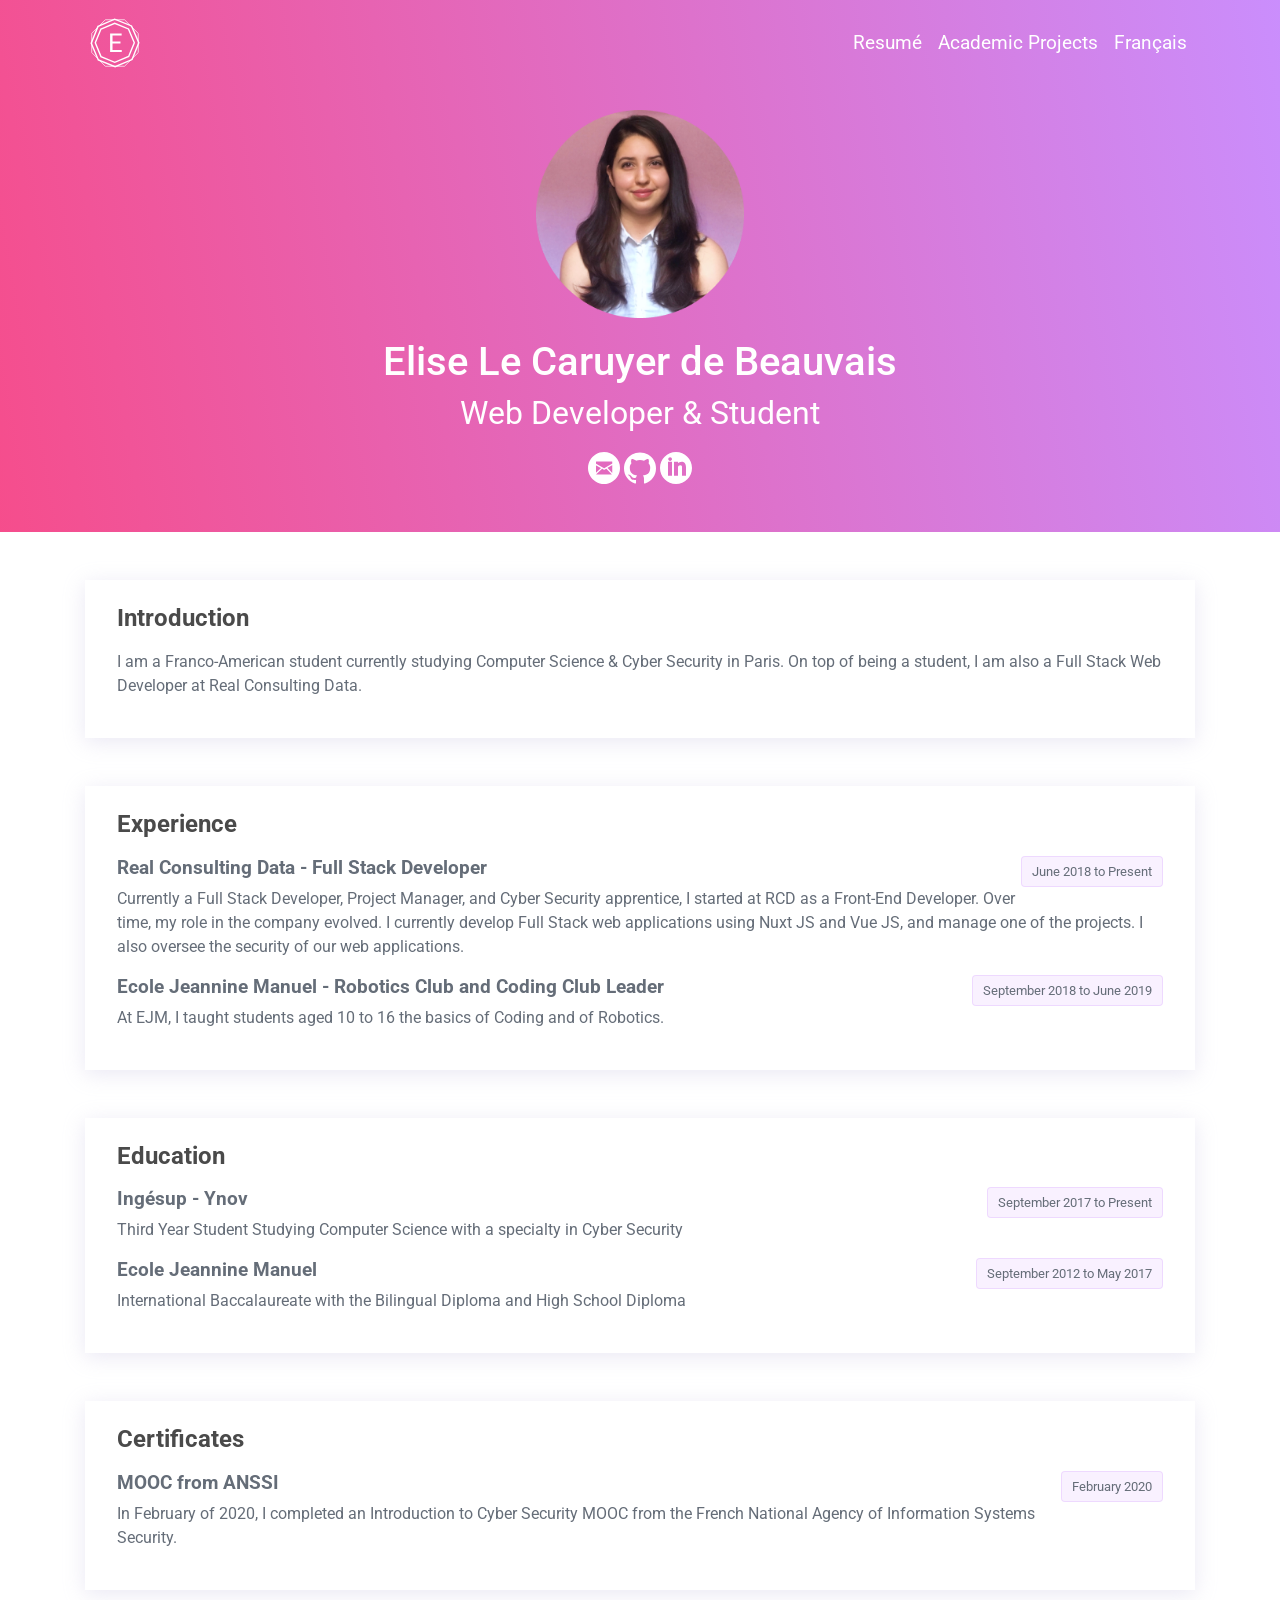
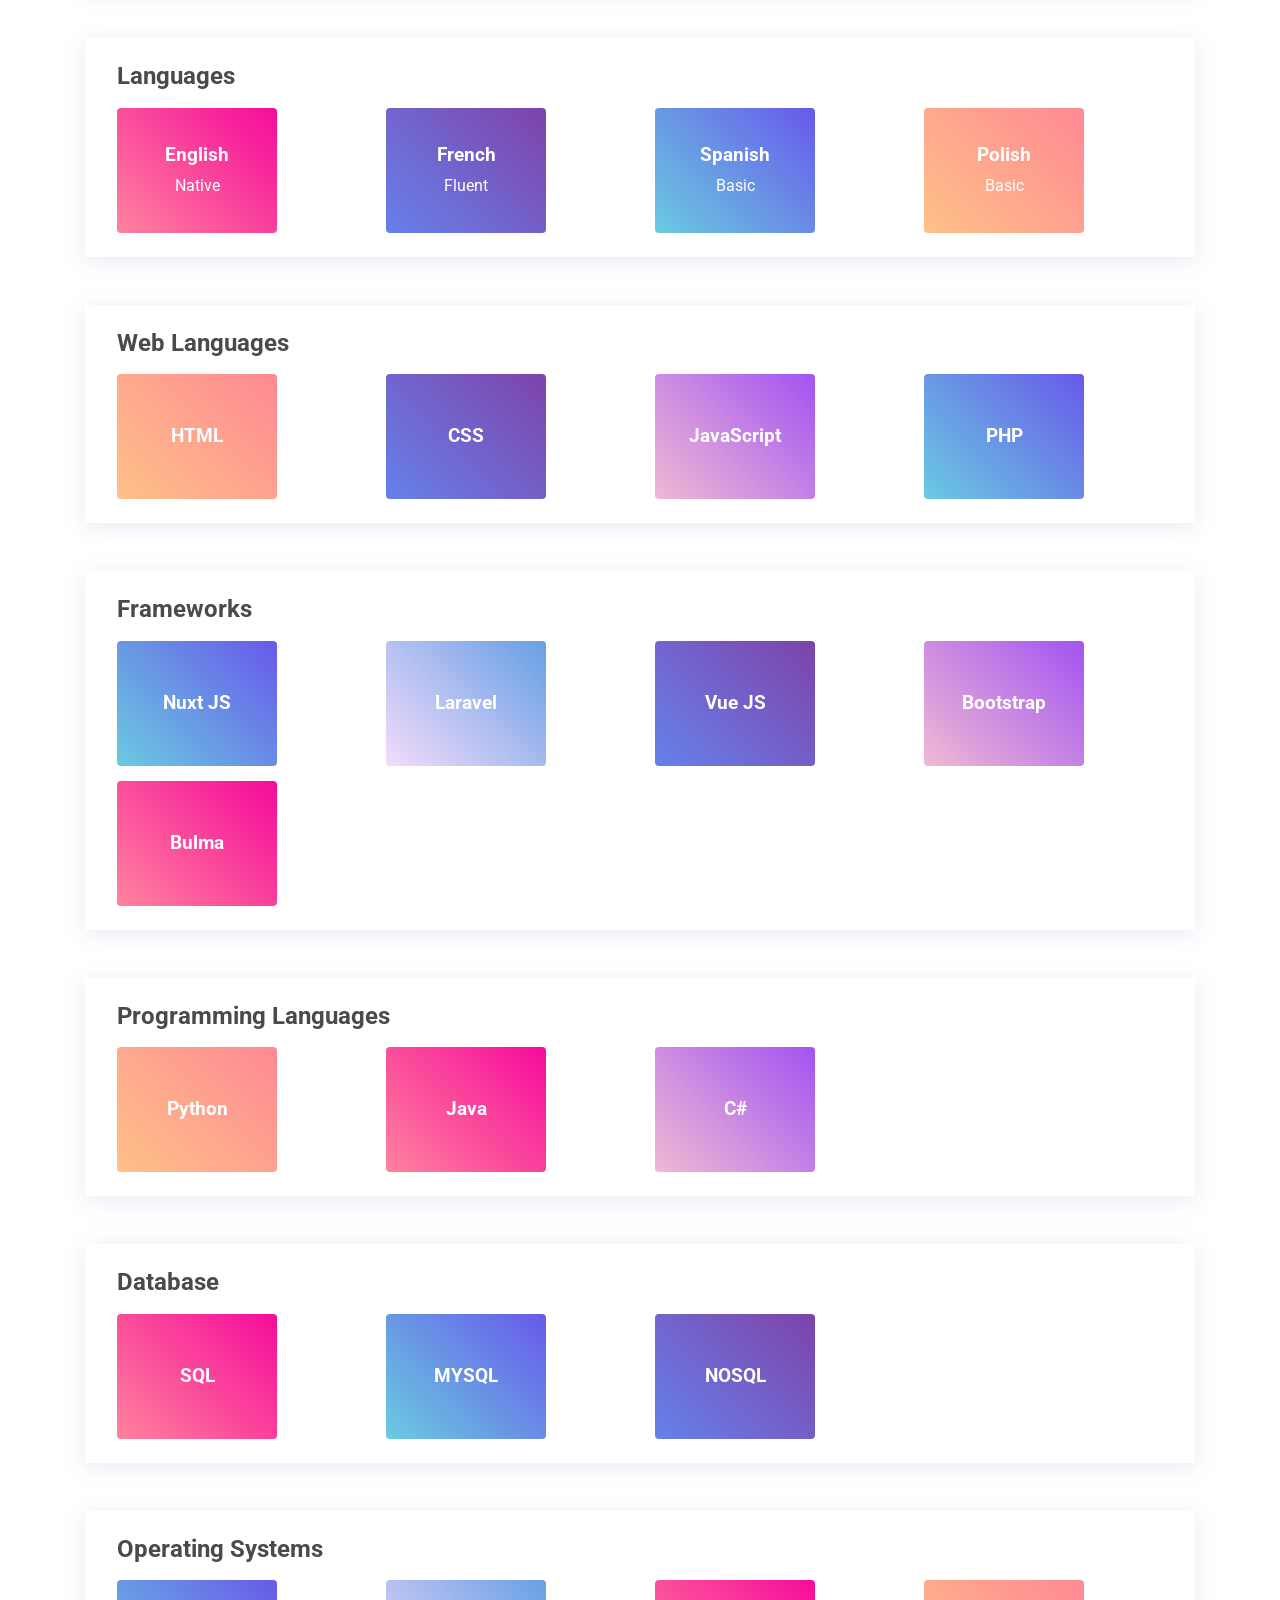
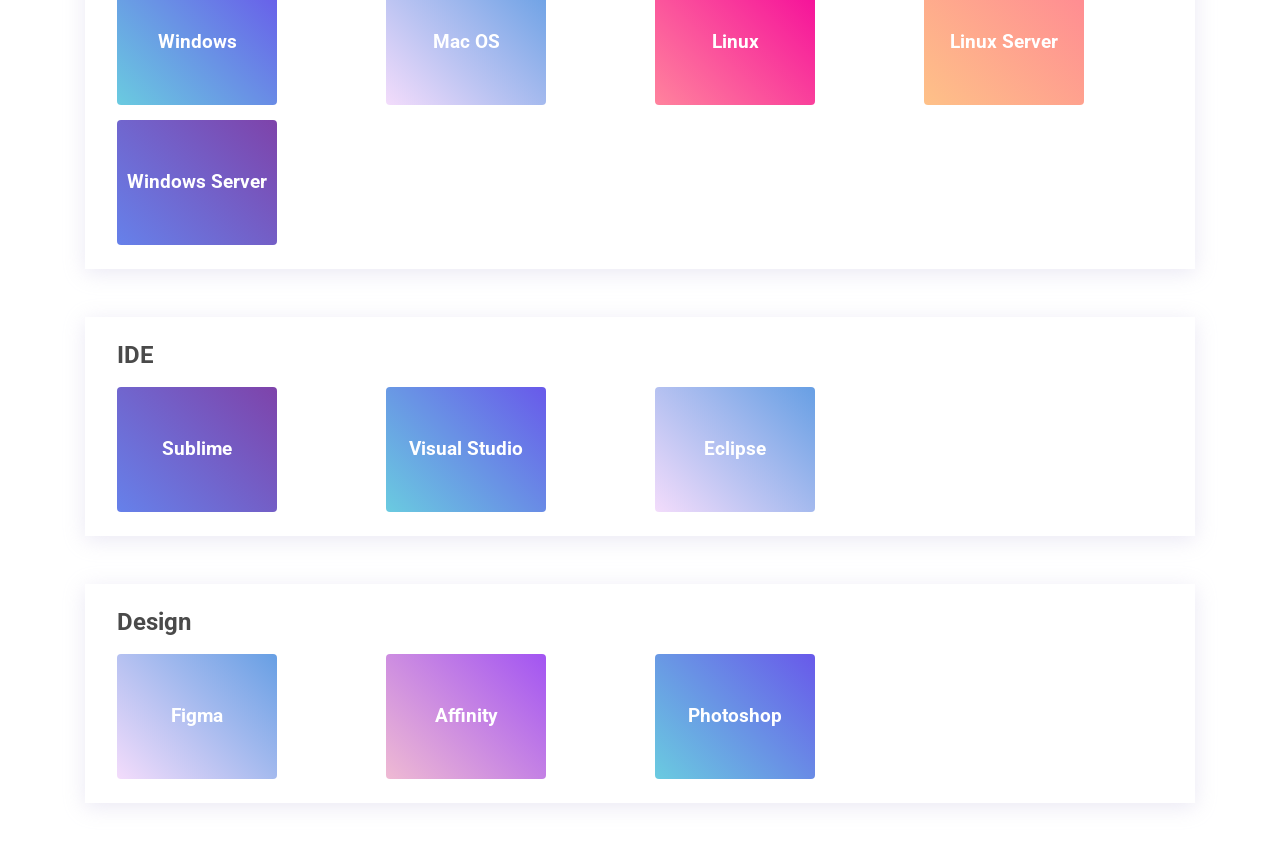
<file: index.html>
<!DOCTYPE html>
<html>
<head>
	<title>Elise LCDB</title>
	<meta charset="utf-8">
  	<meta name="viewport" content="width=device-width, initial-scale=1">
  	<link rel="stylesheet" type="text/css" href="style.css">
  	<link rel="stylesheet" href="https://maxcdn.bootstrapcdn.com/bootstrap/4.2.1/css/bootstrap.min.css">
  	<script src="https://ajax.googleapis.com/ajax/libs/jquery/3.3.1/jquery.min.js"></script>
  	<script src="https://cdnjs.cloudflare.com/ajax/libs/popper.js/1.14.6/umd/popper.min.js"></script>
  	<script src="https://maxcdn.bootstrapcdn.com/bootstrap/4.2.1/js/bootstrap.min.js"></script>
  	<link rel="icon" href="Favicon.png" type="image/x-icon"/>
<link rel="shortcut icon" href="Favicon.png" type="image/x-icon"/>
</head>
<body>
	<div class="header">
	<nav class="navbar navbar-expand-md navbar-dark">
		<div class="container">
  <a class="navbar-brand" href="#"><img src="Images/Logo.svg"></a>

  <!-- Toggler/collapsibe Button -->
  <button class="navbar-toggler" type="button" data-toggle="collapse" data-target="#collapsibleNavbar">
    <span class="navbar-toggler-icon"></span>
  </button>

  <!-- Navbar links -->
  <div class="collapse navbar-collapse" id="collapsibleNavbar">
    <ul class="navbar-nav ml-auto">
      <li class="nav-item">
        <a class="nav-link" href="#cv">Resumé</a>
      </li>
      <li class="nav-item">
        <a class="nav-link" href="https://github.com/elise-lcdb/Academic-Projects">Academic Projects</a>
      </li>
      <li class="nav-item">
        <a class="nav-link" href="index-fr.html">Français</a>
      </li> 
    </ul>
  </div> 
</div>
</nav>
<div class="container introduction">
	<br>
	<center>
	<img class="profile-image" src="Images/Elise-Profile.png">
	<h1>Elise Le Caruyer de Beauvais</h1>
	<h2>Web Developer & Student</h2>
	<a href="mailto:elise.lcdb@gmail.com"><img class="contact-icons" src="Images/mail.svg"></a>
	<a href="https://github.com/elise-lcdb"><img class="contact-icons" src="Images/github.svg"></a>
	<a href="https://www.linkedin.com/in/elise-lcdb/"><img class="contact-icons" src="Images/linkedin.svg"></a>
</center>
<br>
<br>
</div>
</div>
<br>
<br>
<section>
	<div class="container" id="cv">
		<div class="resume-card">
			<div class="card-container">
			<h4 class="resume-card-title">Introduction</h4>
			<p class="resume-card-title-paragraph">I am a Franco-American student currently studying Computer Science & Cyber Security in Paris. On top of being a student, I am also a Full Stack Web Developer at Real Consulting Data.</p>
			</div>
		</div>
		<br>
		<br>
		<div class="resume-card">
			<div class="card-container">
			<h4 class="resume-card-title">Experience</h4>
			<div>
			<h6 class="resume-card-title6">Real Consulting Data - Full Stack Developer</h6>
			<div class="resume-card-tag">
				<p class="resume-card-tag-content">June 2018 to Present</p>
			</div>
			</div>
			<p class="resume-card-title-paragraph">Currently a Full Stack Developer, Project Manager, and Cyber Security apprentice, I started at RCD as a Front-End Developer. Over time, my role in the company evolved. I currently develop Full Stack web applications using Nuxt JS and Vue JS, and manage one of the projects. I also oversee the security of our web applications. </p>
			<div>
			<h6 class="resume-card-title6">Ecole Jeannine Manuel - Robotics Club and Coding Club Leader</h6>
			<div class="resume-card-tag">
				<p class="resume-card-tag-content">September 2018 to June 2019</p>
			</div>
			</div>
			<p class="resume-card-title-paragraph">At EJM, I taught students aged 10 to 16 the basics of Coding and of Robotics.</p>
			</div>
		</div>
		<br>
		<br>
		<div class="resume-card">
			<div class="card-container">
			<h4 class="resume-card-title">Education</h4>
			<div>
			<h6 class="resume-card-title6">Ingésup - Ynov</h6>
			<div class="resume-card-tag">
				<p class="resume-card-tag-content">September 2017 to Present</p>
			</div>
			</div>
			<p class="resume-card-title-paragraph">Third Year Student Studying Computer Science with a specialty in Cyber Security</p>
			<div>
			<h6 class="resume-card-title6">Ecole Jeannine Manuel</h6>
			<div class="resume-card-tag">
				<p class="resume-card-tag-content">September 2012 to May 2017</p>
			</div>
			</div>
			<p class="resume-card-title-paragraph">International Baccalaureate with the Bilingual Diploma and High School Diploma</p>
			</div>
		</div>
		<br>
		<br>
				<div class="resume-card">
			<div class="card-container">
			<h4 class="resume-card-title">Certificates</h4>
			<div>
			<h6 class="resume-card-title6">MOOC from ANSSI</h6>
			<div class="resume-card-tag">
				<p class="resume-card-tag-content">February 2020</p>
			</div>
			</div>
			<p class="resume-card-title-paragraph">In February of 2020, I completed an Introduction to Cyber Security MOOC from the French National Agency of Information Systems Security.</p>
			</div>
		</div>
		<br>
		<br>
		<div class="resume-card">
			<div class="card-container">
			<h4 class="resume-card-title">Languages</h4>
			<div class="row">
				<div class="col-md-3">
					<div class="skills-card pink">
						<h6 class="skills-card-title" style="padding-top: 15px !important;">English</h6>
						<p class="skills-card-subtitle">Native</p>
					</div>
				</div>
				<div class="col-md-3">
					<div class="skills-card purple">
						<h6 class="skills-card-title" style="padding-top: 15px !important;">French</h6>
						<p class="skills-card-subtitle">Fluent</p>
					</div>
				</div>
				<div class="col-md-3">
					<div class="skills-card blue">
						<h6 class="skills-card-title" style="padding-top: 15px !important;">Spanish</h6>
						<p class="skills-card-subtitle">Basic</p>
					</div>
				</div>
				<div class="col-md-3">
					<div class="skills-card orange">
						<h6 class="skills-card-title" style="padding-top: 15px !important;">Polish</h6>
						<p class="skills-card-subtitle">Basic</p>
					</div>
				</div>
			</div>
			</div>
		</div>
		<br>
		<br>
		<div class="resume-card">
			<div class="card-container">
			<h4 class="resume-card-title">Web Languages</h4>
			<div class="row">
				<div class="col-md-3">
					<div class="skills-card orange">
						<h6 class="skills-card-title">HTML</h6>
					</div>
				</div>
				<div class="col-md-3">
					<div class="skills-card purple">
						<h6 class="skills-card-title">CSS</h6>
					</div>
				</div>
				<div class="col-md-3">
					<div class="skills-card lavender">
						<h6 class="skills-card-title">JavaScript</h6>
					</div>
				</div>
				<div class="col-md-3">
					<div class="skills-card blue">
						<h6 class="skills-card-title">PHP</h6>
					</div>
				</div>
				
			</div>
			</div>
		</div>
		<br>
		<br>
		<div class="resume-card">
			<div class="card-container">
			<h4 class="resume-card-title">Frameworks</h4>
			<div class="row">
				<div class="col-md-3">
					<div class="skills-card blue">
						<h6 class="skills-card-title">Nuxt JS</h6>
					</div>
				</div>
				<div class="col-md-3">
					<div class="skills-card powderblue">
						<h6 class="skills-card-title">Laravel</h6>
					</div>
				</div>
				<div class="col-md-3">
					<div class="skills-card purple">
						<h6 class="skills-card-title">Vue JS</h6>
					</div>
				</div>
				<div class="col-md-3">
					<div class="skills-card lavender">
						<h6 class="skills-card-title">Bootstrap</h6>
					</div>
				</div>
				<div class="col-md-3">
					<div class="skills-card pink" style="margin-top: 15px;">
						<h6 class="skills-card-title">Bulma</h6>
					</div>
				</div>
				
			</div>
			</div>
		</div>
		<br>
		<br>
		<div class="resume-card">
			<div class="card-container">
			<h4 class="resume-card-title">Programming Languages</h4>
			<div class="row">
				<div class="col-md-3">
					<div class="skills-card orange">
						<h6 class="skills-card-title">Python</h6>
					</div>
				</div>
				<div class="col-md-3">
					<div class="skills-card pink">
						<h6 class="skills-card-title">Java</h6>
					</div>
				</div>
				<div class="col-md-3">
					<div class="skills-card lavender">
						<h6 class="skills-card-title">C#</h6>
					</div>
				</div>
			</div>
			</div>
		</div>
		<br>
		<br>
		<div class="resume-card">
			<div class="card-container">
			<h4 class="resume-card-title">Database</h4>
			<div class="row">
				<div class="col-md-3">
					<div class="skills-card pink">
						<h6 class="skills-card-title">SQL</h6>
					</div>
				</div>
				<div class="col-md-3">
					<div class="skills-card blue">
						<h6 class="skills-card-title">MYSQL</h6>
					</div>
				</div>
				<div class="col-md-3">
					<div class="skills-card purple">
						<h6 class="skills-card-title">NOSQL</h6>
					</div>
				</div>
			</div>
			</div>
		</div>
		<br>
		<br>
		<div class="resume-card">
			<div class="card-container">
			<h4 class="resume-card-title">Operating Systems</h4>
			<div class="row">
				<div class="col-md-3">
					<div class="skills-card blue">
						<h6 class="skills-card-title">Windows</h6>
					</div>
				</div>
				<div class="col-md-3">
					<div class="skills-card powderblue">
						<h6 class="skills-card-title">Mac OS</h6>
					</div>
				</div>
				<div class="col-md-3">
					<div class="skills-card pink">
						<h6 class="skills-card-title">Linux</h6>
					</div>
				</div>
				<div class="col-md-3">
					<div class="skills-card orange">
						<h6 class="skills-card-title">Linux Server</h6>
					</div>
				</div>
				<div class="col-md-3">
					<div class="skills-card purple" style="margin-top: 15px;">
						<h6 class="skills-card-title">Windows Server</h6>
					</div>
				</div>
			</div>
			</div>
		</div>
		<br>
		<br>
		<div class="resume-card">
			<div class="card-container">
			<h4 class="resume-card-title">IDE</h4>
			<div class="row">
				<div class="col-md-3">
					<div class="skills-card purple">
						<h6 class="skills-card-title">Sublime</h6>
					</div>
				</div>
				<div class="col-md-3">
					<div class="skills-card blue">
						<h6 class="skills-card-title">Visual Studio</h6>
					</div>
				</div>
				<div class="col-md-3">
					<div class="skills-card powderblue">
						<h6 class="skills-card-title">Eclipse</h6>
					</div>
				</div>
			</div>
			</div>
		</div>
		<br>
		<br>
		<div class="resume-card">
			<div class="card-container">
			<h4 class="resume-card-title">Design</h4>
			<div class="row">
				<div class="col-md-3">
					<div class="skills-card powderblue">
						<h6 class="skills-card-title">Figma</h6>
					</div>
				</div>
				<div class="col-md-3">
					<div class="skills-card lavender">
						<h6 class="skills-card-title">Affinity</h6>
					</div>
				</div>
				<div class="col-md-3">
					<div class="skills-card blue">
						<h6 class="skills-card-title">Photoshop</h6>
					</div>
				</div>
			</div>
			</div>
		</div>
	</div>
</section>
<br>
<br>


</body>
</html>
</file>
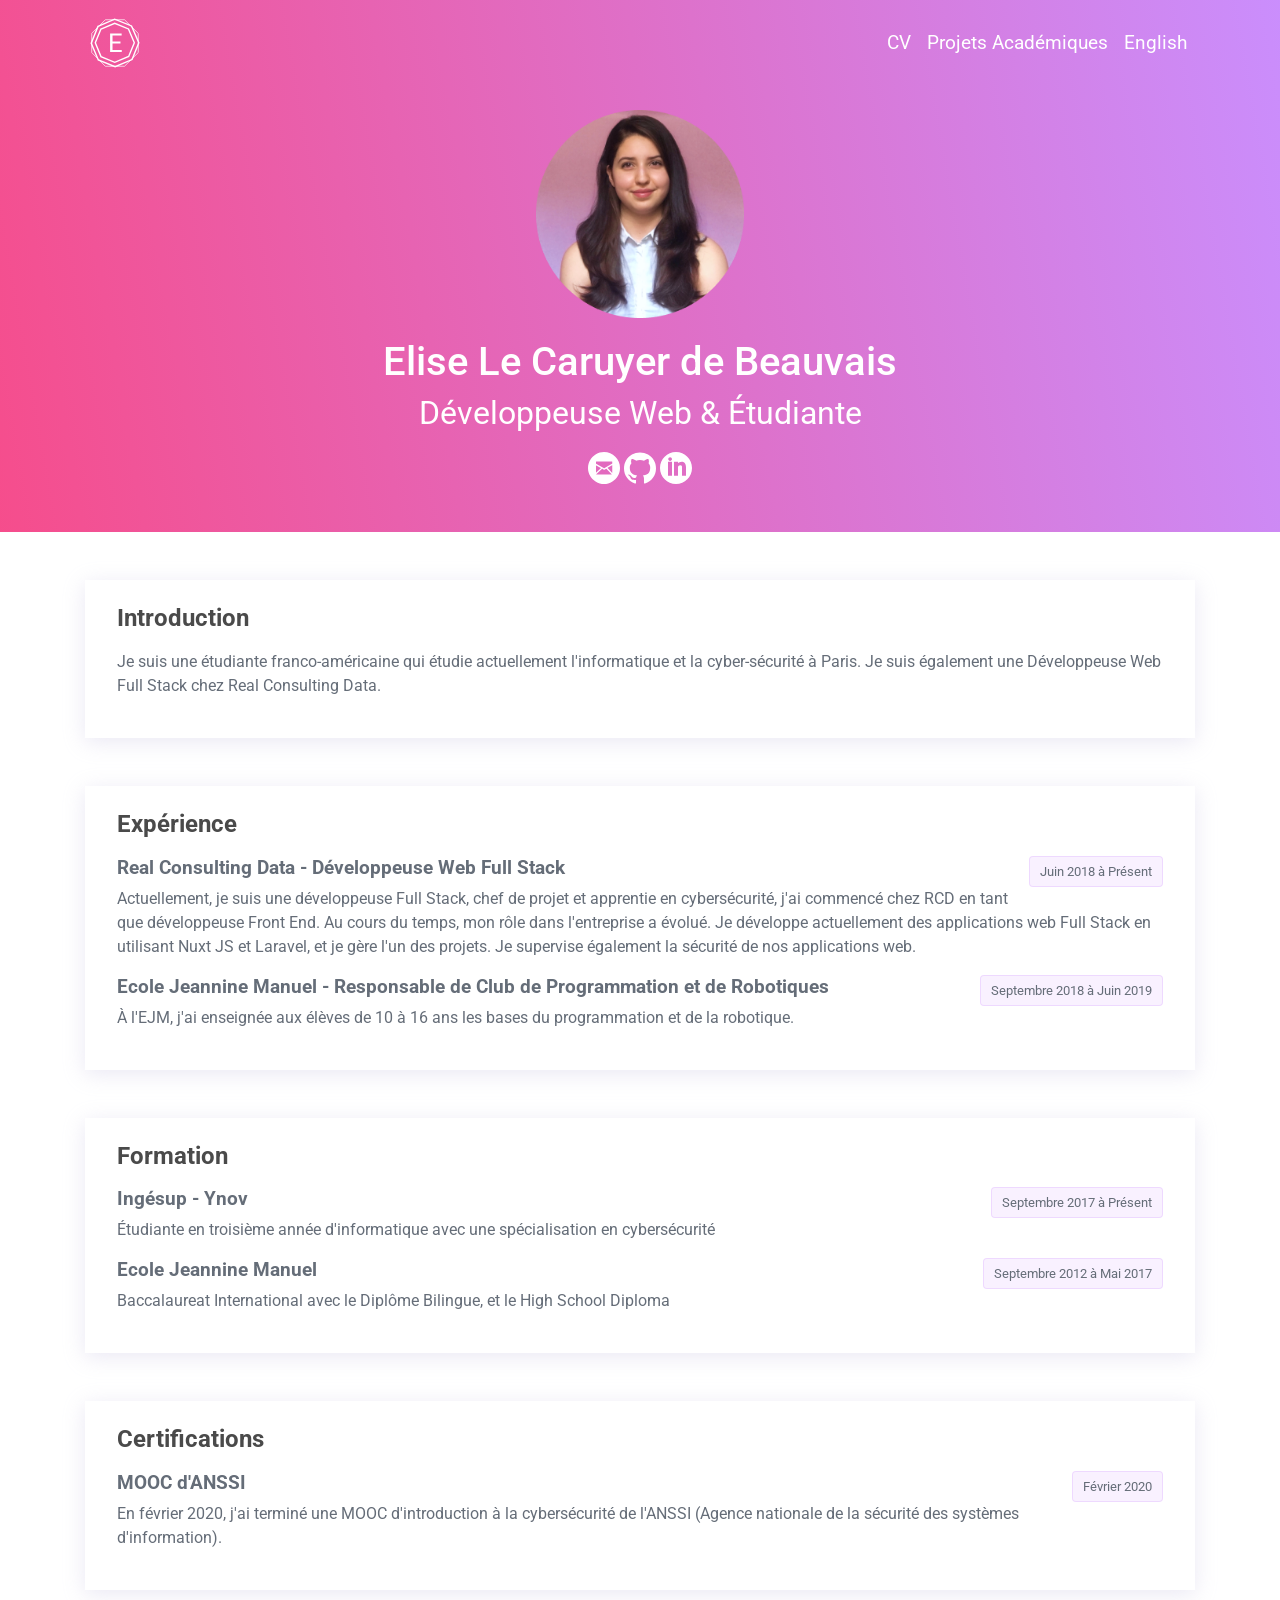
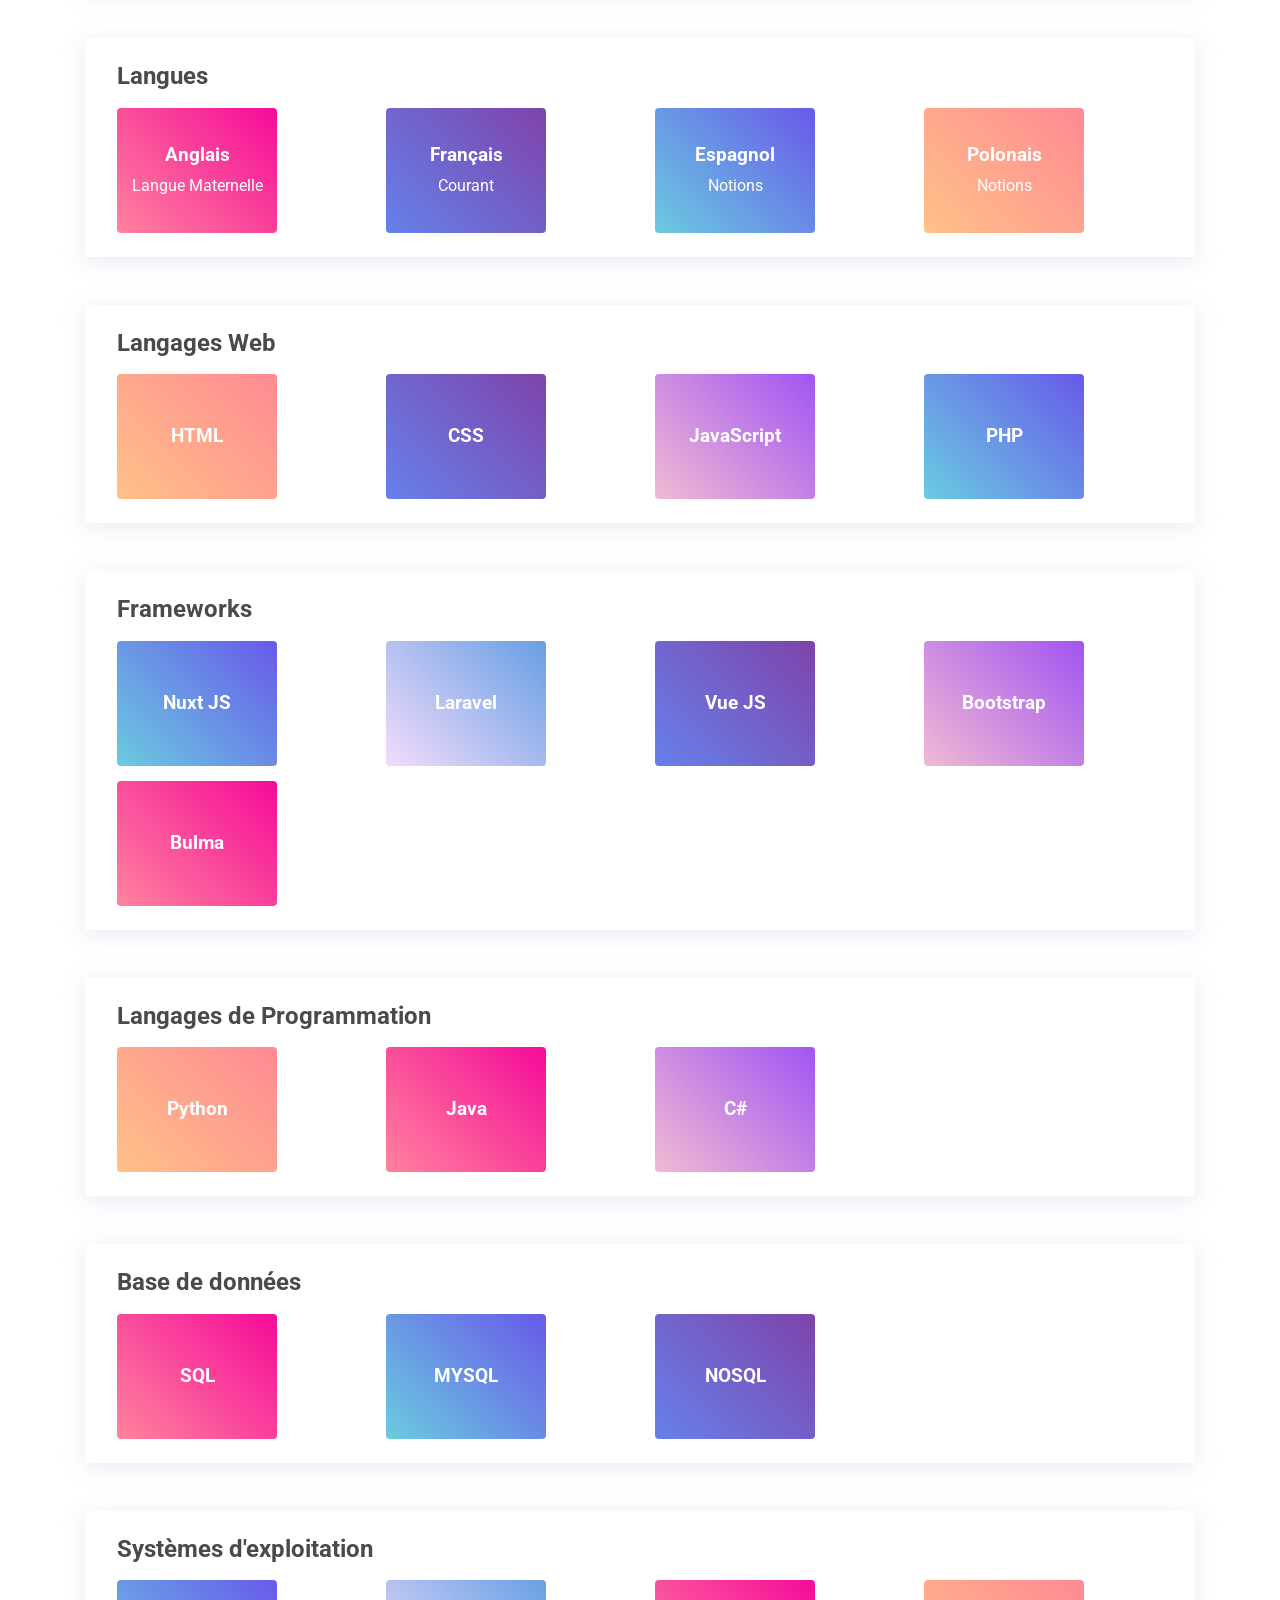
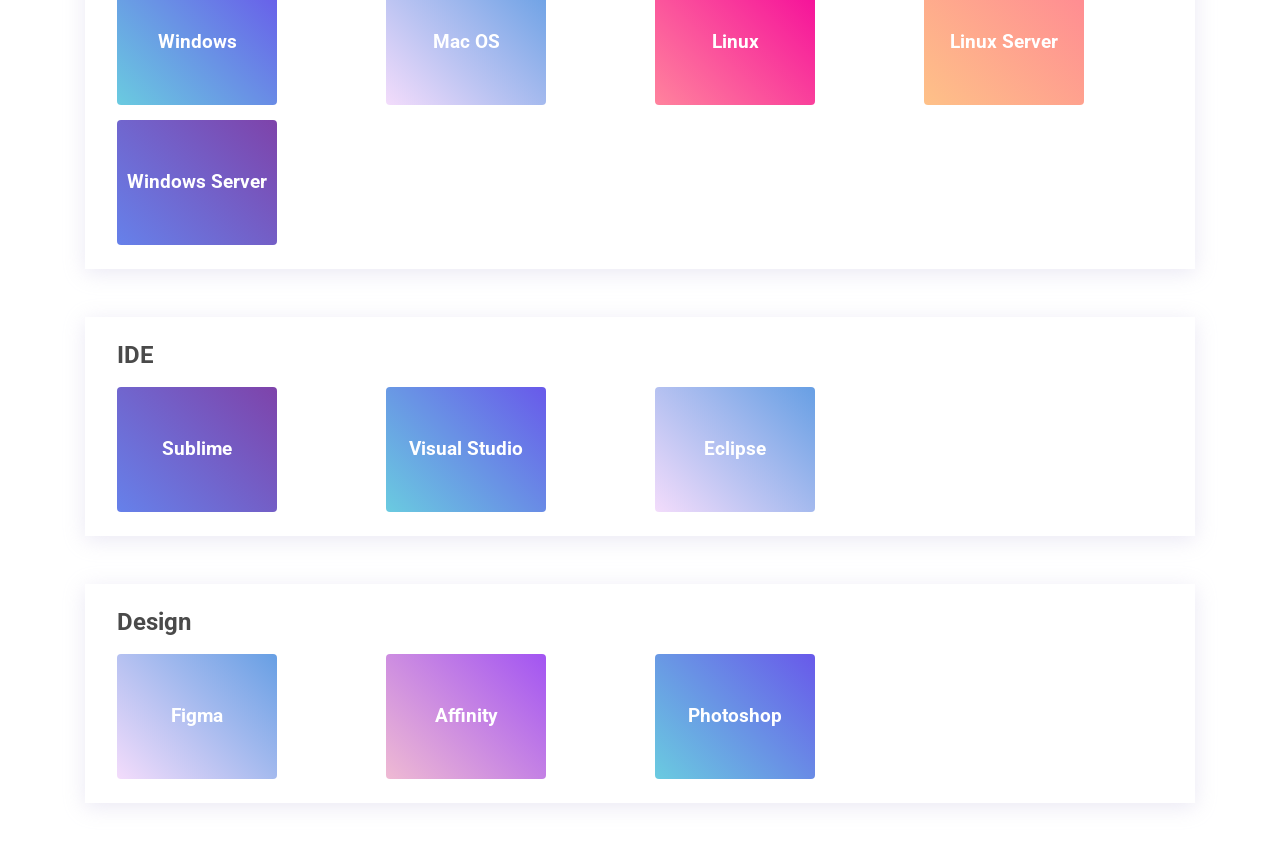
<file: index-fr.html>
<!DOCTYPE html>
<html>
<head>
	<title>Elise LCDB</title>
	<meta charset="utf-8">
  	<meta name="viewport" content="width=device-width, initial-scale=1">
  	<link rel="stylesheet" type="text/css" href="style.css">
  	<link rel="stylesheet" href="https://maxcdn.bootstrapcdn.com/bootstrap/4.2.1/css/bootstrap.min.css">
  	<script src="https://ajax.googleapis.com/ajax/libs/jquery/3.3.1/jquery.min.js"></script>
  	<script src="https://cdnjs.cloudflare.com/ajax/libs/popper.js/1.14.6/umd/popper.min.js"></script>
  	<script src="https://maxcdn.bootstrapcdn.com/bootstrap/4.2.1/js/bootstrap.min.js"></script>
  	<link rel="icon" href="Favicon.png" type="image/x-icon"/>
<link rel="shortcut icon" href="Favicon.png" type="image/x-icon"/>
</head>
<body>
	<div class="header">
	<nav class="navbar navbar-expand-md navbar-dark">
		<div class="container">
  <a class="navbar-brand" href="#"><img src="Images/Logo.svg"></a>

  <!-- Toggler/collapsibe Button -->
  <button class="navbar-toggler" type="button" data-toggle="collapse" data-target="#collapsibleNavbar">
    <span class="navbar-toggler-icon"></span>
  </button>

  <!-- Navbar links -->
  <div class="collapse navbar-collapse" id="collapsibleNavbar">
    <ul class="navbar-nav ml-auto">
      <li class="nav-item">
        <a class="nav-link" href="#cv">CV</a>
      </li>
      <li class="nav-item">
        <a class="nav-link" href="https://github.com/elise-lcdb/Academic-Projects">Projets Académiques</a>
      </li>
      <li class="nav-item">
        <a class="nav-link" href="index.html">English</a>
      </li> 
    </ul>
  </div> 
</div>
</nav>
<div class="container introduction">
	<br>
	<center>
	<img class="profile-image" src="Images/Elise-Profile.png">
	<h1>Elise Le Caruyer de Beauvais</h1>
	<h2>Développeuse Web & Étudiante</h2>
	<a href="mailto:elise.lcdb@gmail.com"><img class="contact-icons" src="Images/mail.svg"></a>
	<a href="https://github.com/elise-lcdb"><img class="contact-icons" src="Images/github.svg"></a>
	<a href="https://www.linkedin.com/in/elise-lcdb/"><img class="contact-icons" src="Images/linkedin.svg"></a>
</center>
<br>
<br>
</div>
</div>
<br>
<br>
<section>
	<div class="container" id="cv">
		<div class="resume-card">
			<div class="card-container">
			<h4 class="resume-card-title">Introduction</h4>
			<p class="resume-card-title-paragraph">Je suis une étudiante franco-américaine qui étudie actuellement l'informatique et la cyber-sécurité à Paris. Je suis également une Développeuse Web Full Stack chez Real Consulting Data.</p>
			</div>
		</div>
		<br>
		<br>
		<div class="resume-card">
			<div class="card-container">
			<h4 class="resume-card-title">Expérience</h4>
			<div>
			<h6 class="resume-card-title6">Real Consulting Data - Développeuse Web Full Stack</h6>
			<div class="resume-card-tag">
				<p class="resume-card-tag-content">Juin 2018 à Présent</p>
			</div>
			</div>
			<p class="resume-card-title-paragraph">Actuellement, je suis une développeuse Full Stack, chef de projet et apprentie en cybersécurité, j'ai commencé chez RCD en tant que développeuse Front End. Au cours du temps, mon rôle dans l'entreprise a évolué. Je développe actuellement des applications web Full Stack en utilisant Nuxt JS et Laravel, et je gère l'un des projets. Je supervise également la sécurité de nos applications web. </p>
			<div>
			<h6 class="resume-card-title6">Ecole Jeannine Manuel - Responsable de Club de Programmation et de Robotiques</h6>
			<div class="resume-card-tag">
				<p class="resume-card-tag-content">Septembre 2018 à Juin 2019</p>
			</div>
			</div>
			<p class="resume-card-title-paragraph">À l'EJM, j'ai enseignée aux élèves de 10 à 16 ans les bases du programmation et de la robotique.</p>
			</div>
		</div>
		<br>
		<br>
		<div class="resume-card">
			<div class="card-container">
			<h4 class="resume-card-title">Formation</h4>
			<div>
			<h6 class="resume-card-title6">Ingésup - Ynov</h6>
			<div class="resume-card-tag">
				<p class="resume-card-tag-content">Septembre 2017 à Présent</p>
			</div>
			</div>
			<p class="resume-card-title-paragraph">Étudiante en troisième année d'informatique avec une spécialisation en cybersécurité</p>
			<div>
			<h6 class="resume-card-title6">Ecole Jeannine Manuel</h6>
			<div class="resume-card-tag">
				<p class="resume-card-tag-content">Septembre 2012 à Mai 2017</p>
			</div>
			</div>
			<p class="resume-card-title-paragraph">Baccalaureat International avec le Diplôme Bilingue, et le High School Diploma</p>
			</div>
		</div>
		<br>
		<br>
				<div class="resume-card">
			<div class="card-container">
			<h4 class="resume-card-title">Certifications</h4>
			<div>
			<h6 class="resume-card-title6">MOOC d'ANSSI</h6>
			<div class="resume-card-tag">
				<p class="resume-card-tag-content">Février 2020</p>
			</div>
			</div>
			<p class="resume-card-title-paragraph">En février 2020, j'ai terminé une MOOC d'introduction à la cybersécurité de l'ANSSI (Agence nationale de la sécurité des systèmes d'information).</p>
			</div>
		</div>
		<br>
		<br>
		<div class="resume-card">
			<div class="card-container">
			<h4 class="resume-card-title">Langues</h4>
			<div class="row">
				<div class="col-md-3">
					<div class="skills-card pink">
						<h6 class="skills-card-title" style="padding-top: 15px !important;">Anglais</h6>
						<p class="skills-card-subtitle">Langue Maternelle</p>
					</div>
				</div>
				<div class="col-md-3">
					<div class="skills-card purple">
						<h6 class="skills-card-title" style="padding-top: 15px !important;">Français</h6>
						<p class="skills-card-subtitle">Courant</p>
					</div>
				</div>
				<div class="col-md-3">
					<div class="skills-card blue">
						<h6 class="skills-card-title" style="padding-top: 15px !important;">Espagnol</h6>
						<p class="skills-card-subtitle">Notions</p>
					</div>
				</div>
				<div class="col-md-3">
					<div class="skills-card orange">
						<h6 class="skills-card-title" style="padding-top: 15px !important;">Polonais</h6>
						<p class="skills-card-subtitle">Notions</p>
					</div>
				</div>
			</div>
			</div>
		</div>
		<br>
		<br>
		<div class="resume-card">
			<div class="card-container">
			<h4 class="resume-card-title">Langages Web</h4>
			<div class="row">
				<div class="col-md-3">
					<div class="skills-card orange">
						<h6 class="skills-card-title">HTML</h6>
					</div>
				</div>
				<div class="col-md-3">
					<div class="skills-card purple">
						<h6 class="skills-card-title">CSS</h6>
					</div>
				</div>
				<div class="col-md-3">
					<div class="skills-card lavender">
						<h6 class="skills-card-title">JavaScript</h6>
					</div>
				</div>
				<div class="col-md-3">
					<div class="skills-card blue">
						<h6 class="skills-card-title">PHP</h6>
					</div>
				</div>
				
			</div>
			</div>
		</div>
		<br>
		<br>
		<div class="resume-card">
			<div class="card-container">
			<h4 class="resume-card-title">Frameworks</h4>
			<div class="row">
				<div class="col-md-3">
					<div class="skills-card blue">
						<h6 class="skills-card-title">Nuxt JS</h6>
					</div>
				</div>
				<div class="col-md-3">
					<div class="skills-card powderblue">
						<h6 class="skills-card-title">Laravel</h6>
					</div>
				</div>
				<div class="col-md-3">
					<div class="skills-card purple">
						<h6 class="skills-card-title">Vue JS</h6>
					</div>
				</div>
				<div class="col-md-3">
					<div class="skills-card lavender">
						<h6 class="skills-card-title">Bootstrap</h6>
					</div>
				</div>
				<div class="col-md-3">
					<div class="skills-card pink" style="margin-top: 15px;">
						<h6 class="skills-card-title">Bulma</h6>
					</div>
				</div>
				
			</div>
			</div>
		</div>
		<br>
		<br>
		<div class="resume-card">
			<div class="card-container">
			<h4 class="resume-card-title">Langages de Programmation</h4>
			<div class="row">
				<div class="col-md-3">
					<div class="skills-card orange">
						<h6 class="skills-card-title">Python</h6>
					</div>
				</div>
				<div class="col-md-3">
					<div class="skills-card pink">
						<h6 class="skills-card-title">Java</h6>
					</div>
				</div>
				<div class="col-md-3">
					<div class="skills-card lavender">
						<h6 class="skills-card-title">C#</h6>
					</div>
				</div>
			</div>
			</div>
		</div>
		<br>
		<br>
		<div class="resume-card">
			<div class="card-container">
			<h4 class="resume-card-title">Base de données</h4>
			<div class="row">
				<div class="col-md-3">
					<div class="skills-card pink">
						<h6 class="skills-card-title">SQL</h6>
					</div>
				</div>
				<div class="col-md-3">
					<div class="skills-card blue">
						<h6 class="skills-card-title">MYSQL</h6>
					</div>
				</div>
				<div class="col-md-3">
					<div class="skills-card purple">
						<h6 class="skills-card-title">NOSQL</h6>
					</div>
				</div>
			</div>
			</div>
		</div>
		<br>
		<br>
		<div class="resume-card">
			<div class="card-container">
			<h4 class="resume-card-title">Systèmes d'exploitation</h4>
			<div class="row">
				<div class="col-md-3">
					<div class="skills-card blue">
						<h6 class="skills-card-title">Windows</h6>
					</div>
				</div>
				<div class="col-md-3">
					<div class="skills-card powderblue">
						<h6 class="skills-card-title">Mac OS</h6>
					</div>
				</div>
				<div class="col-md-3">
					<div class="skills-card pink">
						<h6 class="skills-card-title">Linux</h6>
					</div>
				</div>
				<div class="col-md-3">
					<div class="skills-card orange">
						<h6 class="skills-card-title">Linux Server</h6>
					</div>
				</div>
				<div class="col-md-3">
					<div class="skills-card purple" style="margin-top: 15px;">
						<h6 class="skills-card-title">Windows Server</h6>
					</div>
				</div>
			</div>
			</div>
		</div>
		<br>
		<br>
		<div class="resume-card">
			<div class="card-container">
			<h4 class="resume-card-title">IDE</h4>
			<div class="row">
				<div class="col-md-3">
					<div class="skills-card purple">
						<h6 class="skills-card-title">Sublime</h6>
					</div>
				</div>
				<div class="col-md-3">
					<div class="skills-card blue">
						<h6 class="skills-card-title">Visual Studio</h6>
					</div>
				</div>
				<div class="col-md-3">
					<div class="skills-card powderblue">
						<h6 class="skills-card-title">Eclipse</h6>
					</div>
				</div>
			</div>
			</div>
		</div>
		<br>
		<br>
		<div class="resume-card">
			<div class="card-container">
			<h4 class="resume-card-title">Design</h4>
			<div class="row">
				<div class="col-md-3">
					<div class="skills-card powderblue">
						<h6 class="skills-card-title">Figma</h6>
					</div>
				</div>
				<div class="col-md-3">
					<div class="skills-card lavender">
						<h6 class="skills-card-title">Affinity</h6>
					</div>
				</div>
				<div class="col-md-3">
					<div class="skills-card blue">
						<h6 class="skills-card-title">Photoshop</h6>
					</div>
				</div>
			</div>
			</div>
		</div>
	</div>
</section>
<br>
<br>


</body>
</html>
</file>
<file: style.css>
/**************************
		   FONTS
**************************/
@import url('https://fonts.googleapis.com/css?family=Roboto:400,500,700');
body{
	font-family: 'Roboto', sans-serif;
}
/**************************
		   NAVBAR
**************************/
.header .navbar{

}
.header .nav-link{
	color: white !important;
	font-size: 1.2em;
}
.header .navbar-brand img{
	width: 3em;
	height: auto;
}
.navbar-dark .navbar-toggler{
	border: none !important;
	color: white !important;
}
/**************************
		 HEADER
**************************/
.header{
	background: linear-gradient(80.07deg, rgba(244, 46, 120, 0.85) 0%, rgba(193, 122, 252, 0.85) 100%);;
}
.profile-image{
	margin: 0 auto;
	width: 13em;
	height: auto;
}
.introduction{
	color: white;
}
.introduction h1{
	margin-top: 0.5em;
}
.introduction h2{
	font-weight: 400;
	margin-bottom: 20px;
}
.contact-icons{
	width: 2em;
	height: auto;

}
/**************************
		RESUMÉ
**************************/
.resume-card{
	box-shadow: 0 4px 20px 0 RGBA(184,178,217,.3);
}
.card-container{
	padding: 1.5em 2em;
}
.resume-card-title{
	color: #4a4a4a;
	font-weight: bold;
	margin-bottom: 0.7em;
}
.resume-card-title6{
	color: #656D78;
	font-weight: bold;
	font-size: 1.2em;
	display: inline-block;
}
.resume-card-title-paragraph{
	color: #656D78;
}
.resume-card-tag{
	border: 1px solid rgba(193, 122, 252, 0.2);
	border-radius: 4px;
	background: rgba(193, 122, 252, 0.1);
	padding: 5px 10px;
	width: fit-content;
	display: inline-block;
	float: right;
}
.resume-card-tag-content{
	margin-bottom: 0px;
	color: #656D78;
	font-size: 0.8em;
}
.skills-card{
	text-align: center;
	border-radius: 4px;
	padding: 20px 10px;
	width: 160px;
    height: 125px;
}
.skills-card-title{
	color: white;
	font-size: 1.2em;
	font-weight: bold;
	padding-top: 30px;
}
.skills-card-subtitle{
	color: white;
	margin-bottom: 0px !important;
}
.skills-card.pink{
	background: linear-gradient(45deg, #FF839D 0%, #F50B9A 100%);
}
.skills-card.purple{
	background: linear-gradient(45deg, #6681EA 0%, #7E43AA 100%);
}
.skills-card.orange{
	background: linear-gradient(45deg, #FEC188 0%, #FF8993 100%);
}
.skills-card.lavender{
	background: linear-gradient(45deg, #EFBAD3 0%, #A254F2 100%);
}
.skills-card.blue{
	background: linear-gradient(45deg, #6ACBE0 0%, #6859EA 100%);
}
.skills-card.powderblue{
	background: linear-gradient(45deg, #F3DCFB 0%, #679FE4 100%);
}
</file>
